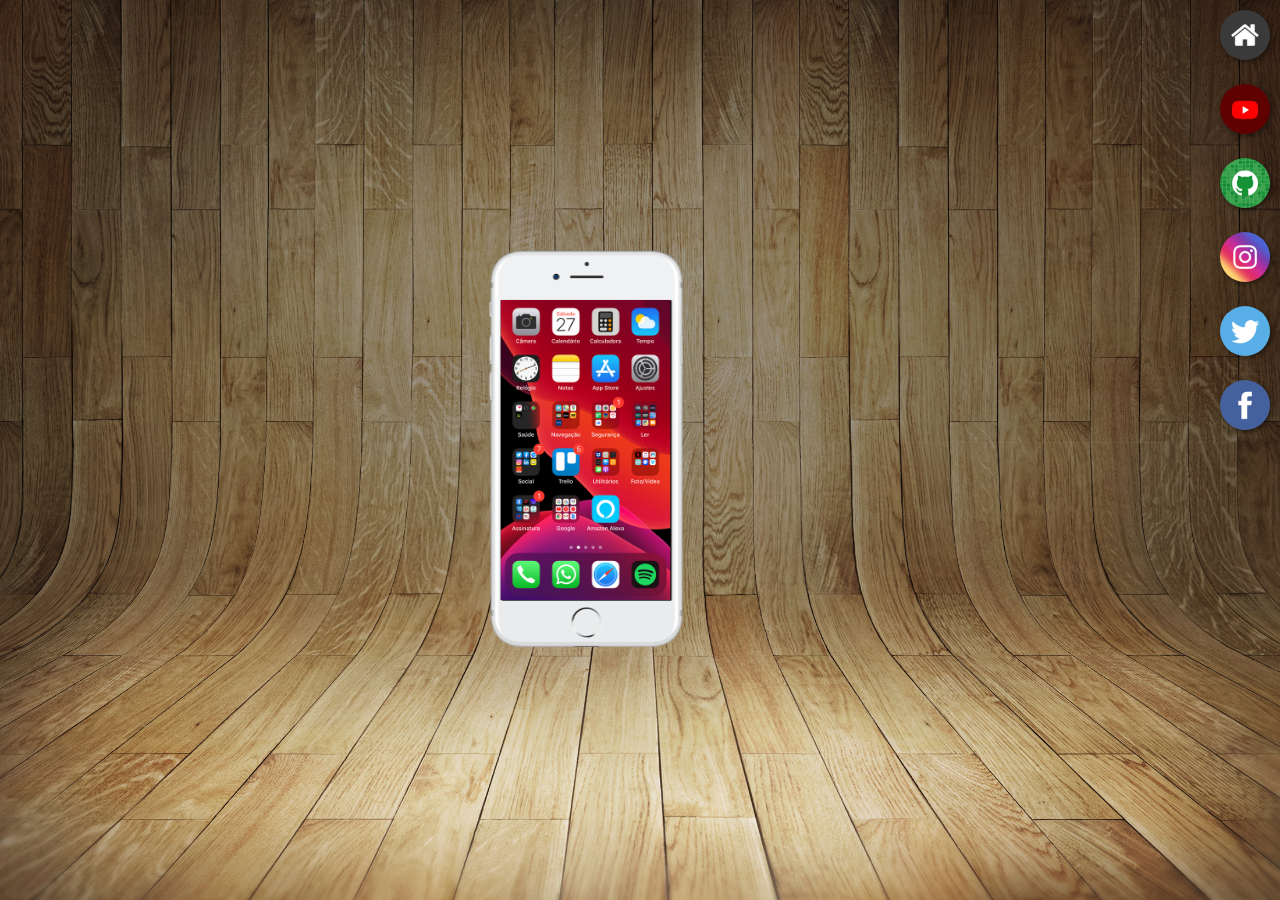
<file: index.html>
<!DOCTYPE html>
<html lang="pt-br">
<head>
    <meta charset="UTF-8">
    <meta name="viewport" content="width=device-width, initial-scale=1.0">
    <link rel="shortcut icon" href="favicon.ico" type="image/x-icon">
    <title>Projeto Redes Sociais</title>
    <link rel="stylesheet" href="eslitos/style.css">
</head>
<body>
    <main>
        <section id="telefone">
            <iframe src="home.html" name="tela" id="tela" frameborder="0"></iframe>
        </section>
        <section id="redes-sociais">
            <a href="home.html" target="tela"><img src="imagens/logo-home.jpg" alt=""></a> <br>
            <a href="youtube.html" target="tela"><img src="imagens/logo-youtube.jpg" alt=""></a> <br>
            <a href="github.html" target="tela"><img src="imagens/logo-github.jpg" alt=""></a> <br>
            <a href="#" target="tela"><img src="imagens/logo-instagram.jpg" alt=""></a> <br>
            <a href="#" target="tela"><img src="imagens/logo-twitter.jpg" alt=""></a> <br>
            <a href="#" target="tela"><img src="imagens/logo-facebook.jpg" alt=""></a>
        </section>
    </main>
</body>
</html>
</file>
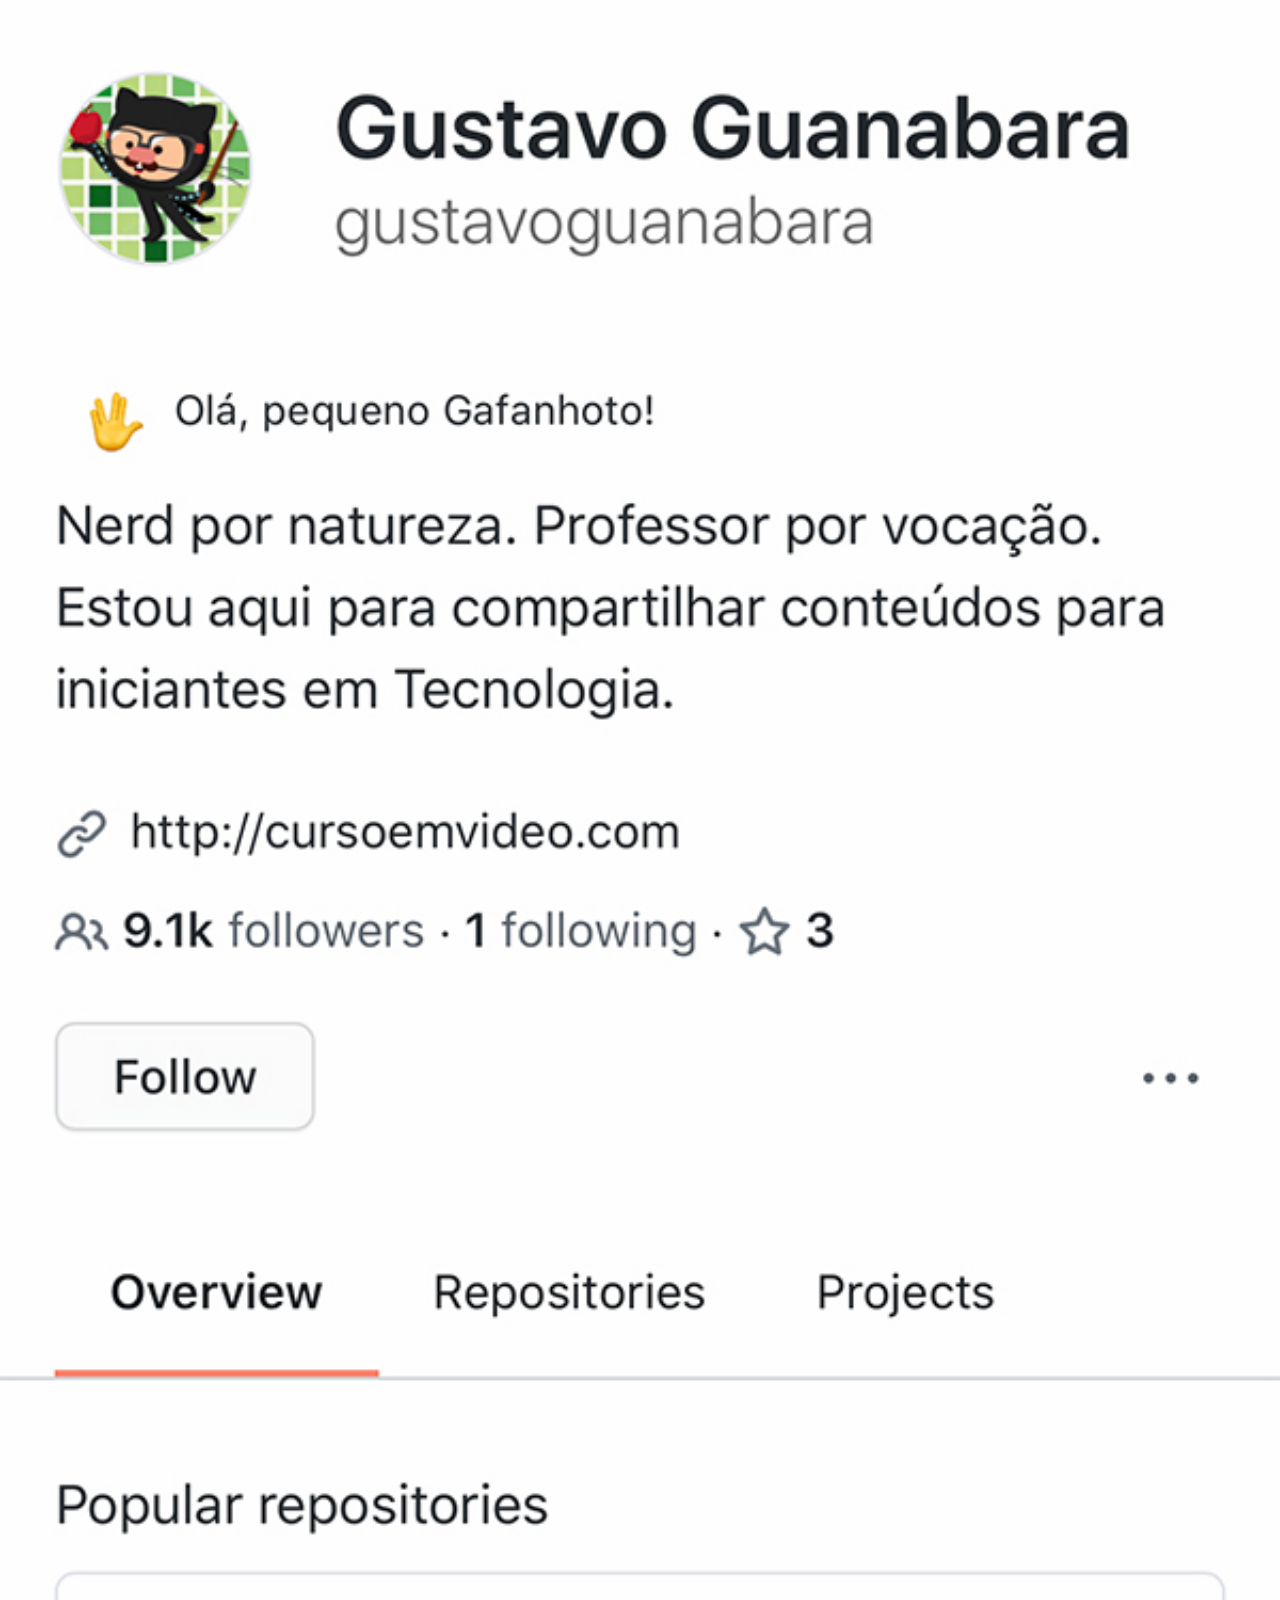
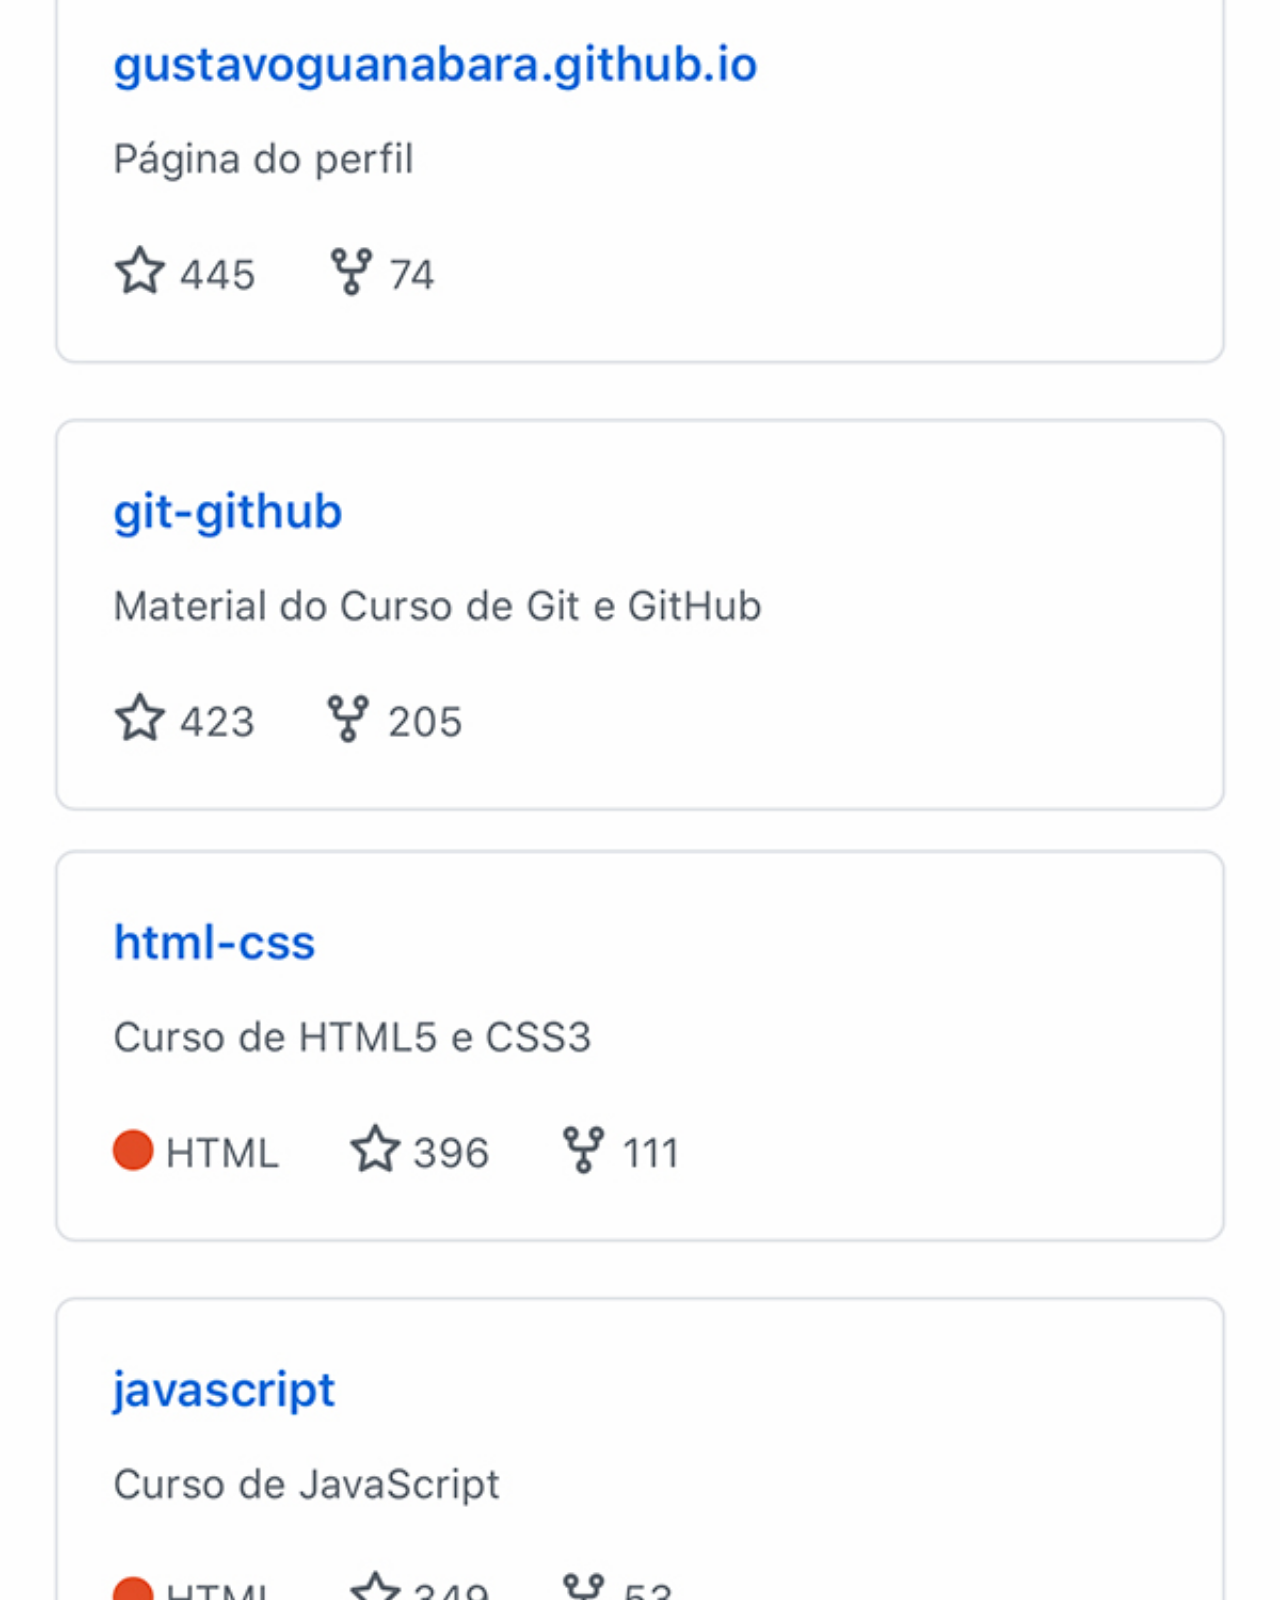
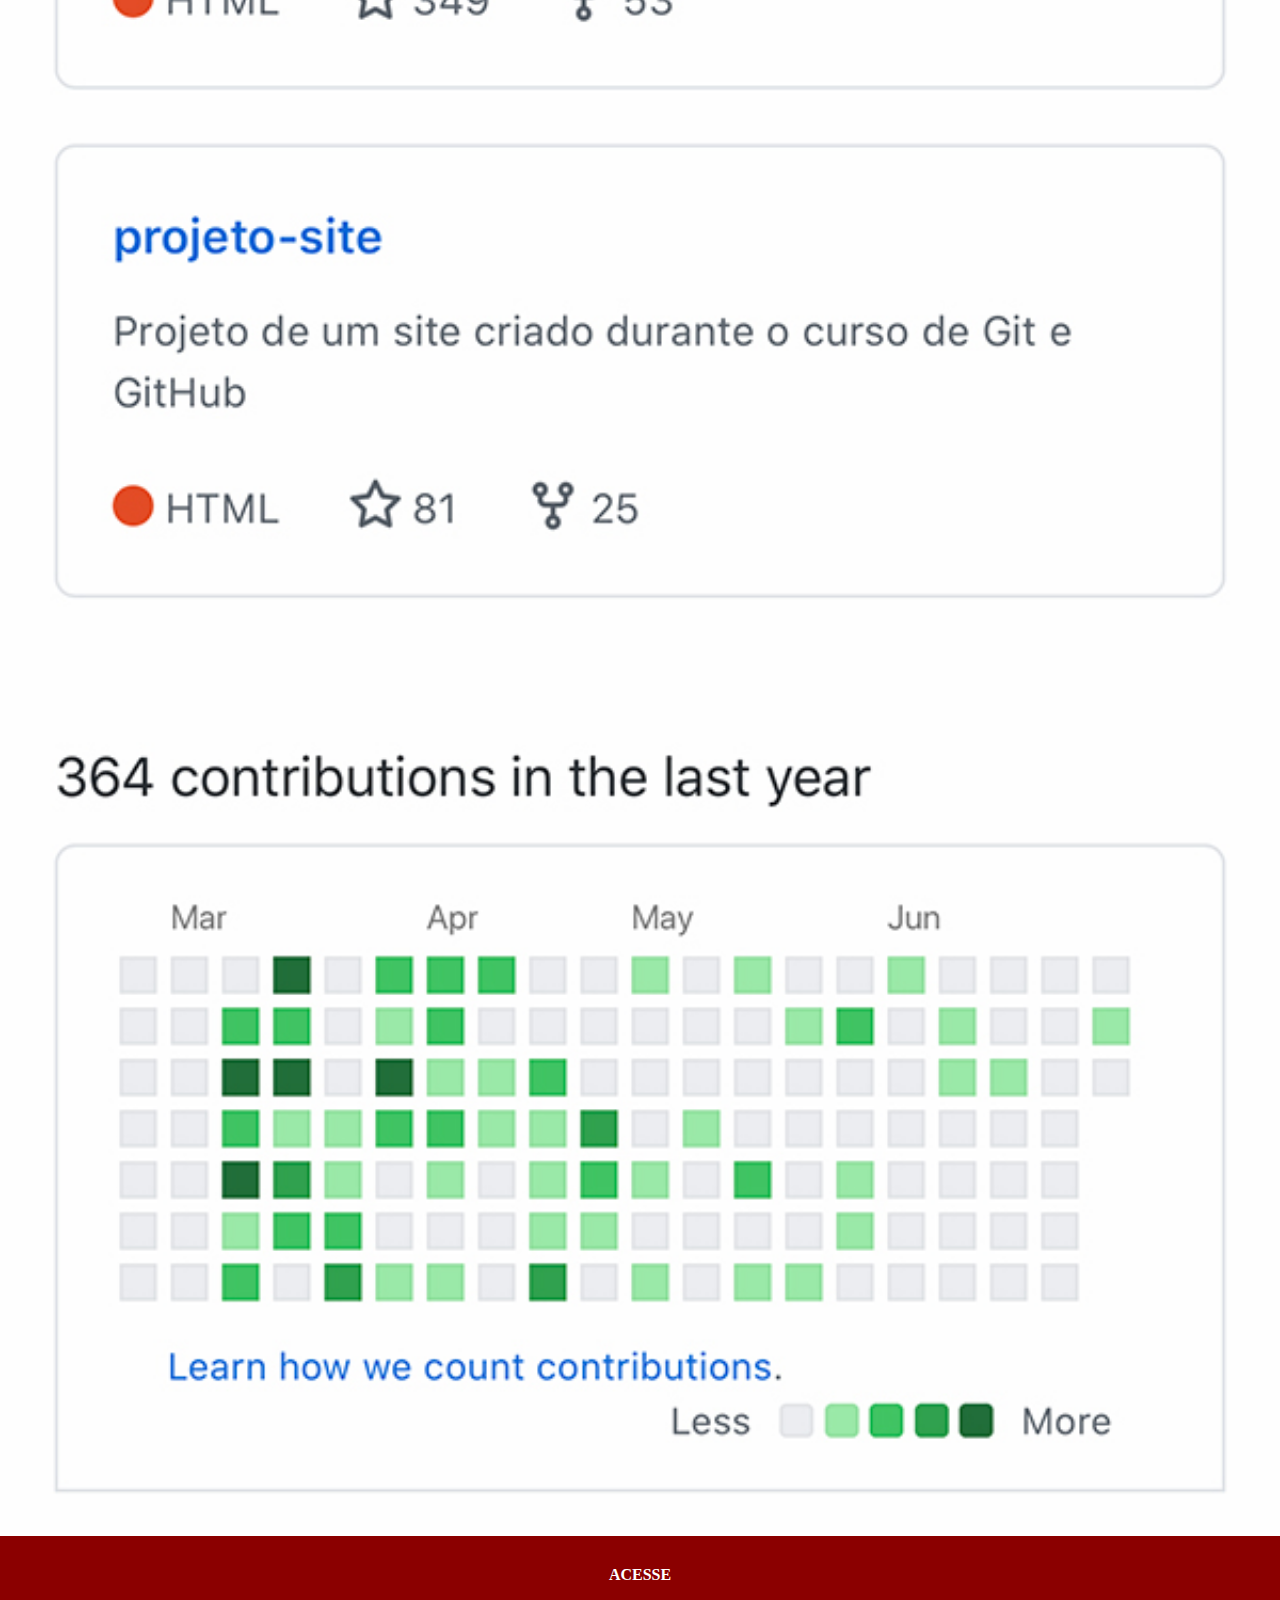
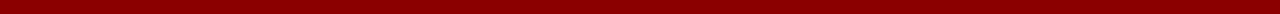
<file: github.html>
<!DOCTYPE html>
<html lang="pt-br">
<head>
    <meta charset="UTF-8">
    <meta name="viewport" content="width=device-width, initial-scale=1.0">
    <title>Github</title>
    <link rel="stylesheet" href="eslitos/social.css">
</head>
<body>
    <img src="imagens/tela-github.jpg" alt="Github">
    <a href="https://github.com/jvictor32434" target="_blank">ACESSE</a>
</body>
</html>
</file>
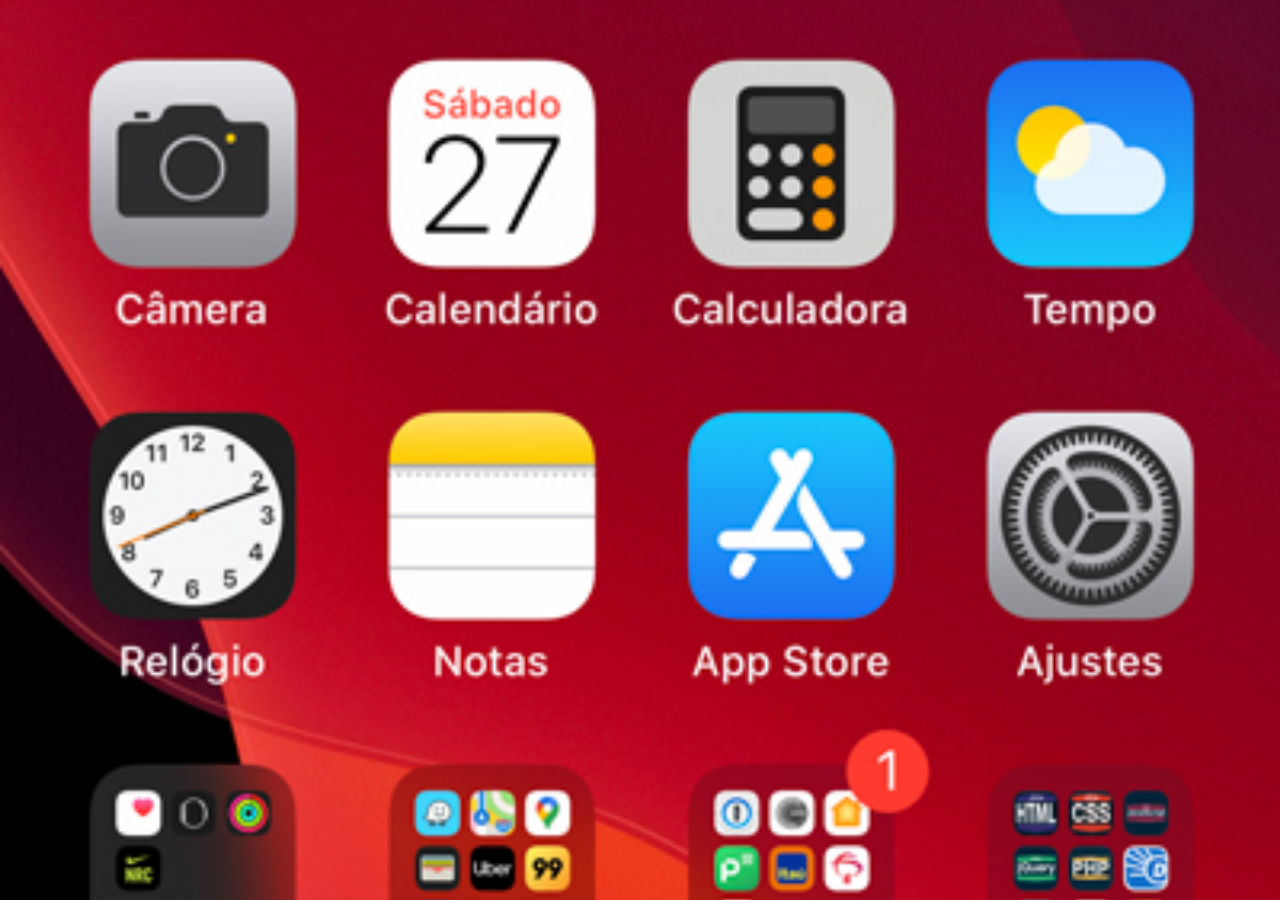
<file: home.html>
<!DOCTYPE html>
<html lang="pt-br">
<head>
    <meta charset="UTF-8">
    <meta name="viewport" content="width=device-width, initial-scale=1.0">
    <title>Home</title>
    <style>
        * {
            margin: 0px;
            padding: 0px;
        }

        body {
            width: 100vw;
            height: 100vh;
            background: black url('imagens/tela-home.jpg') no-repeat top center;
            background-size: cover;
        }

    </style>
</head>
<body>
    
</body>
</html>
</file>
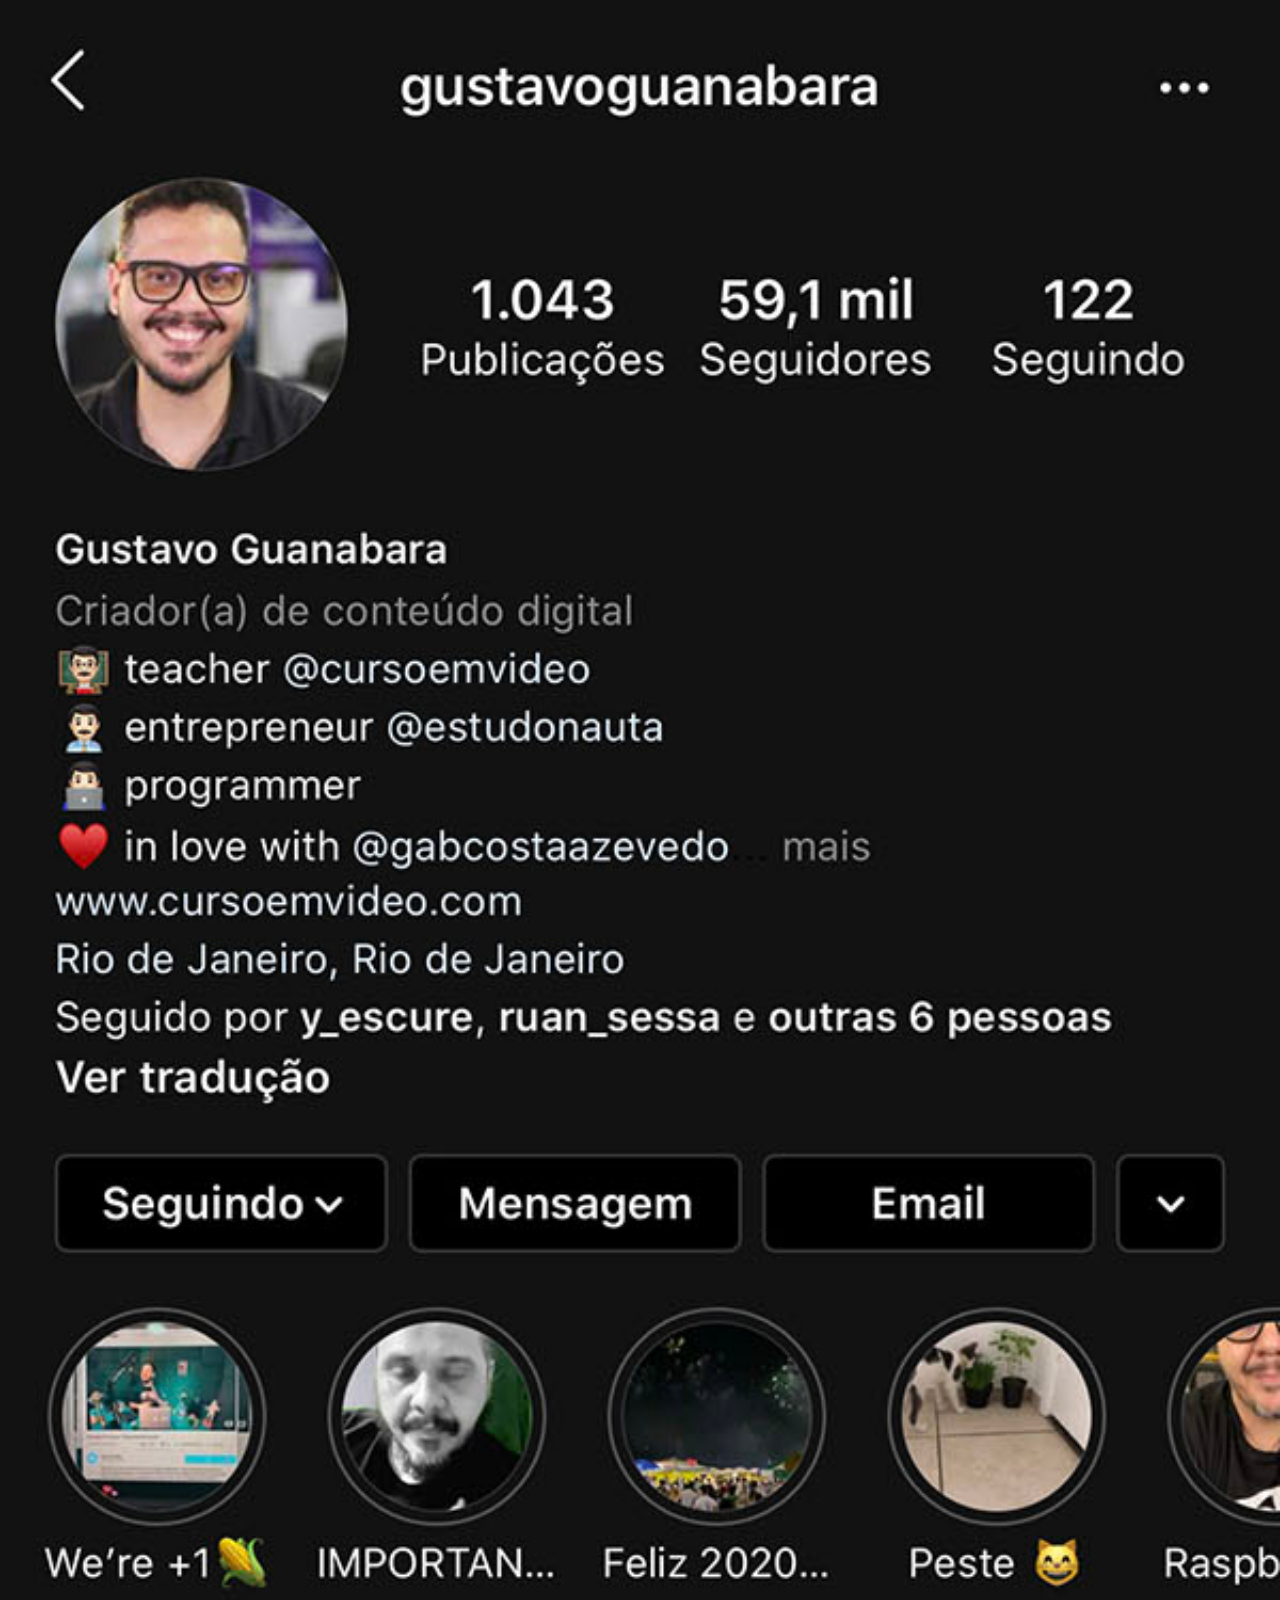
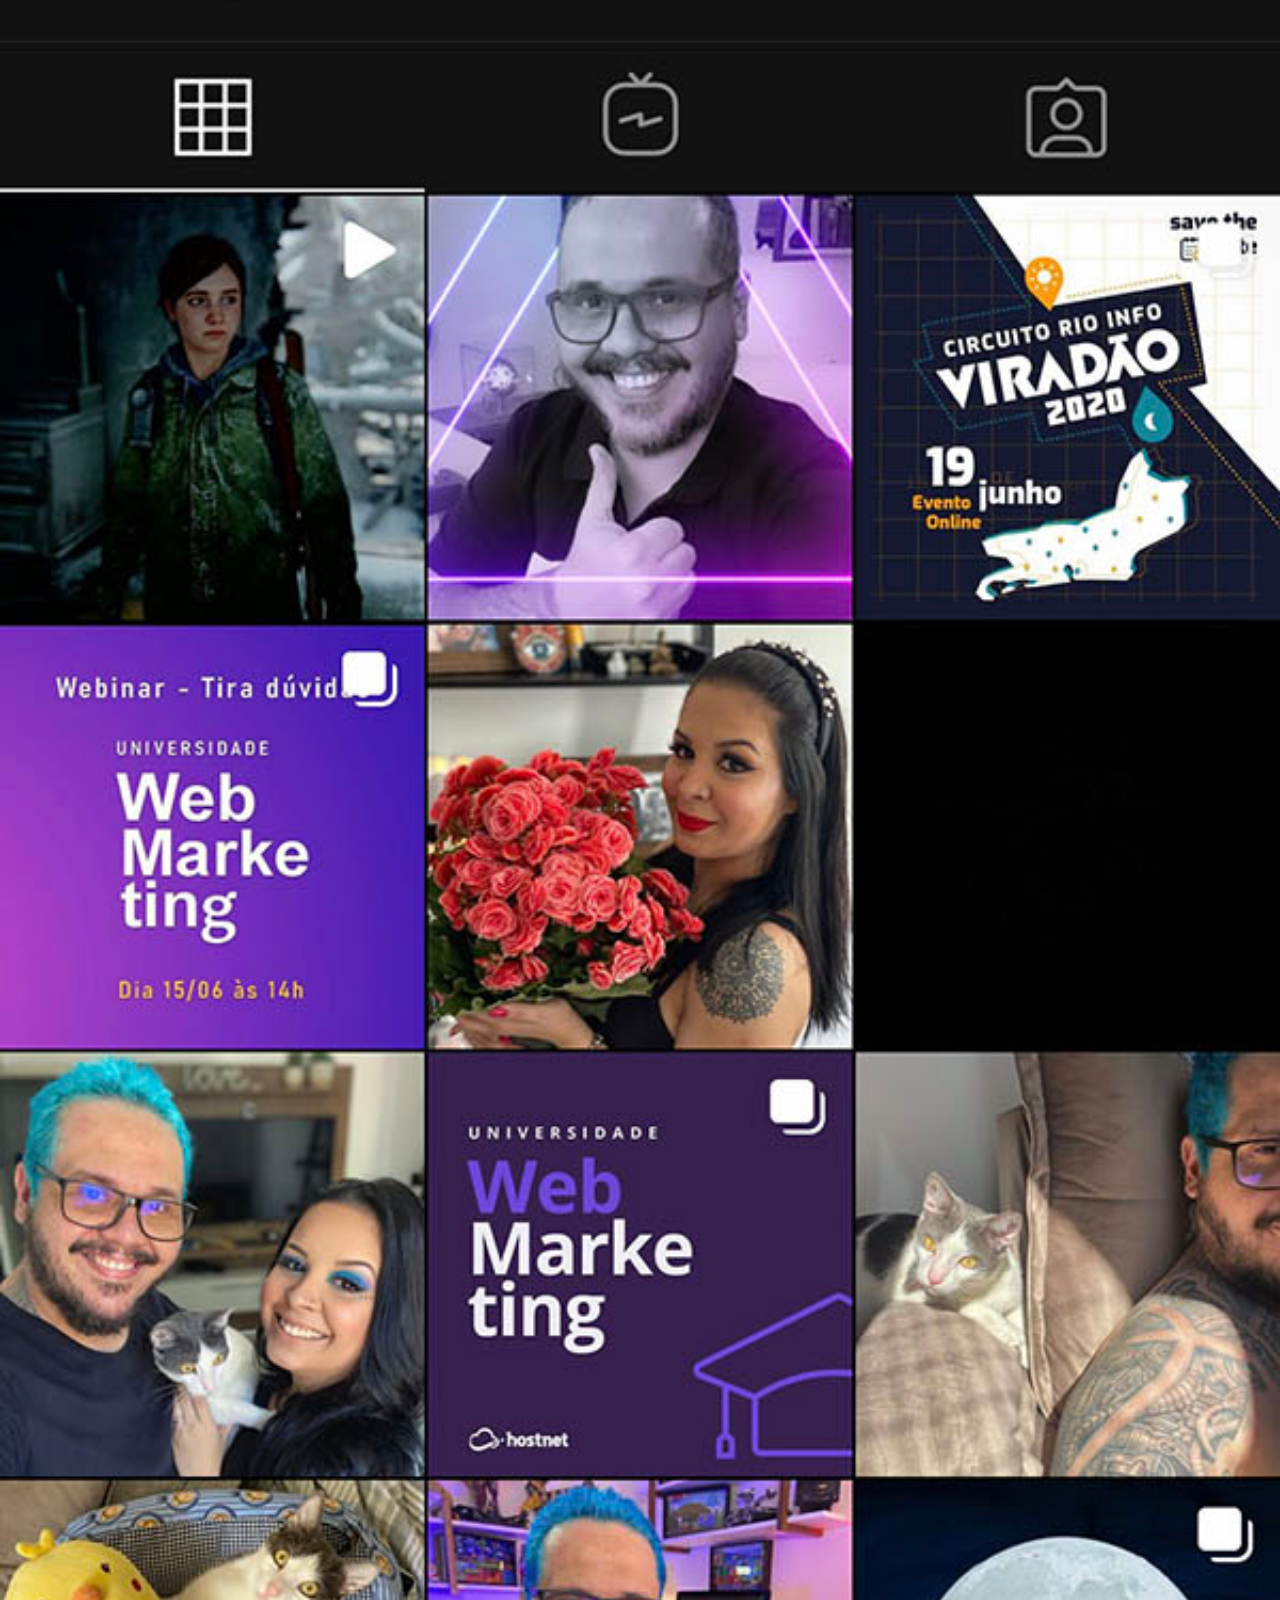
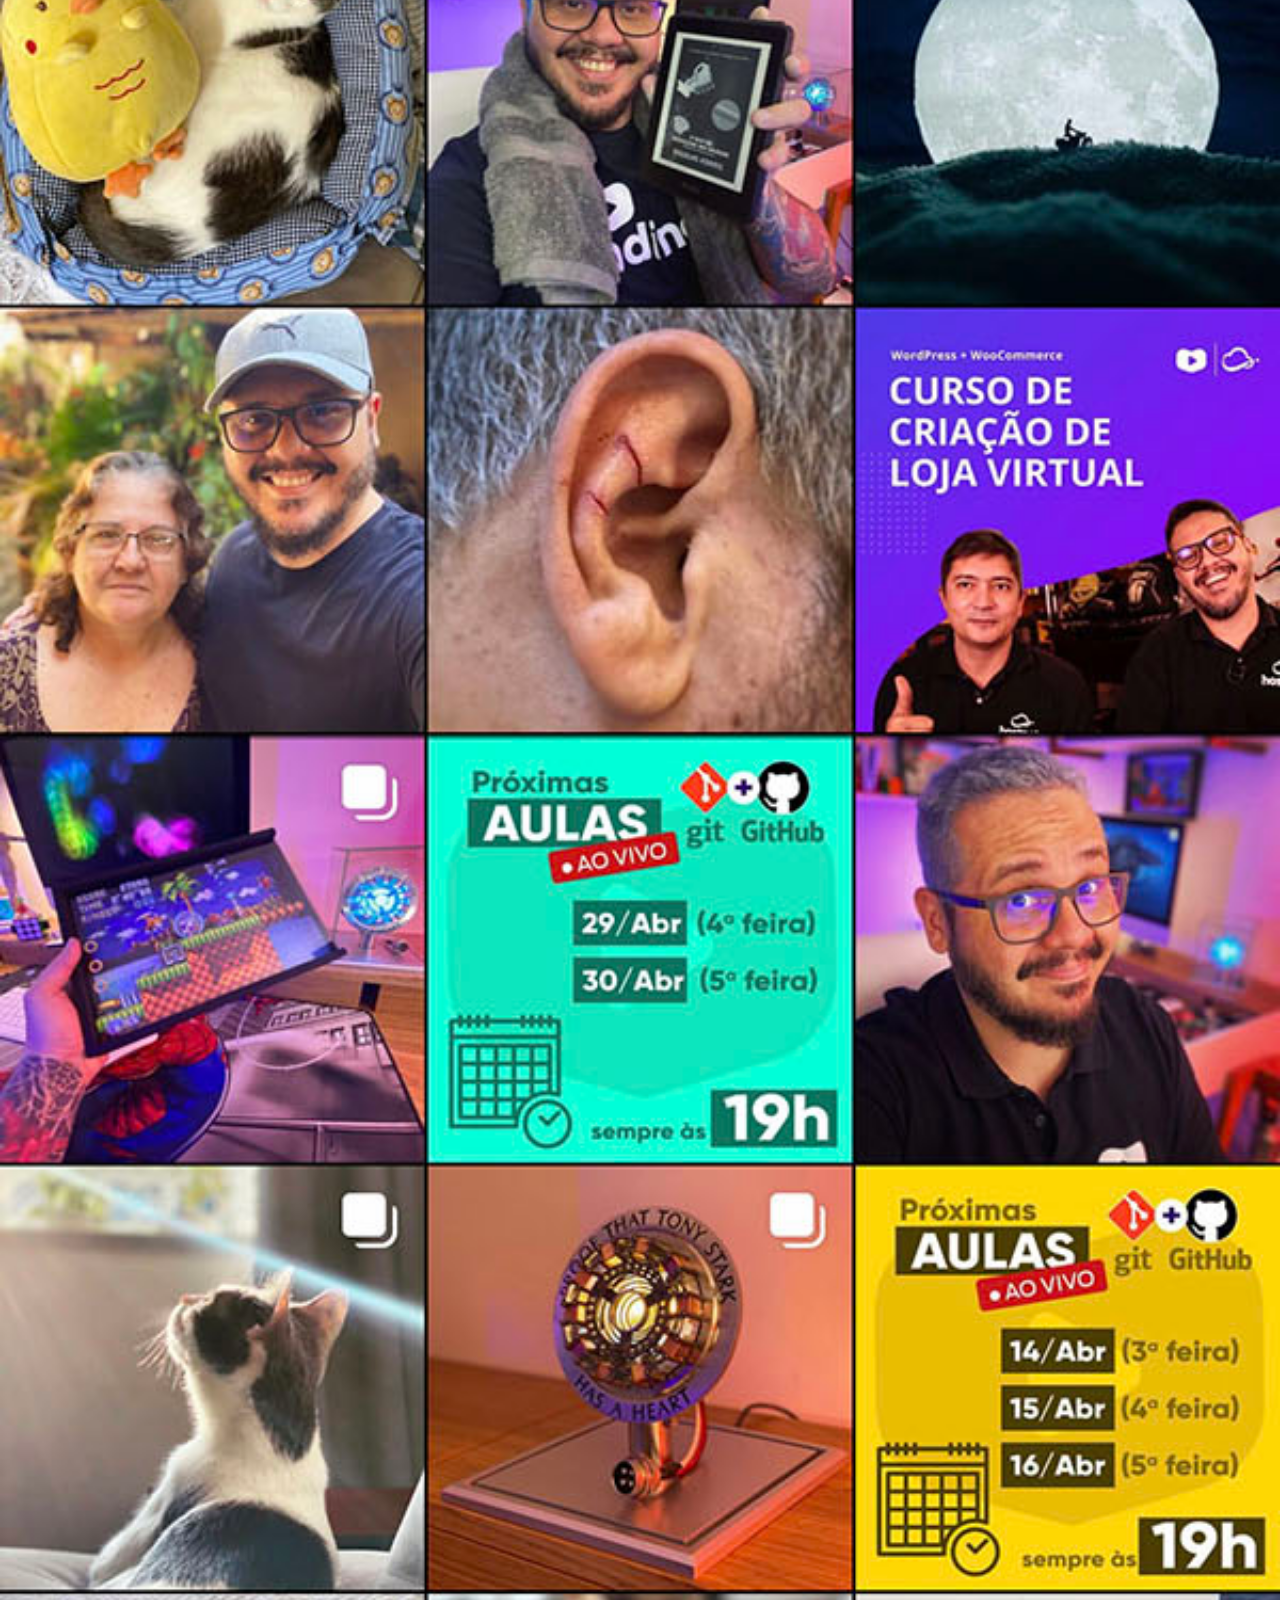
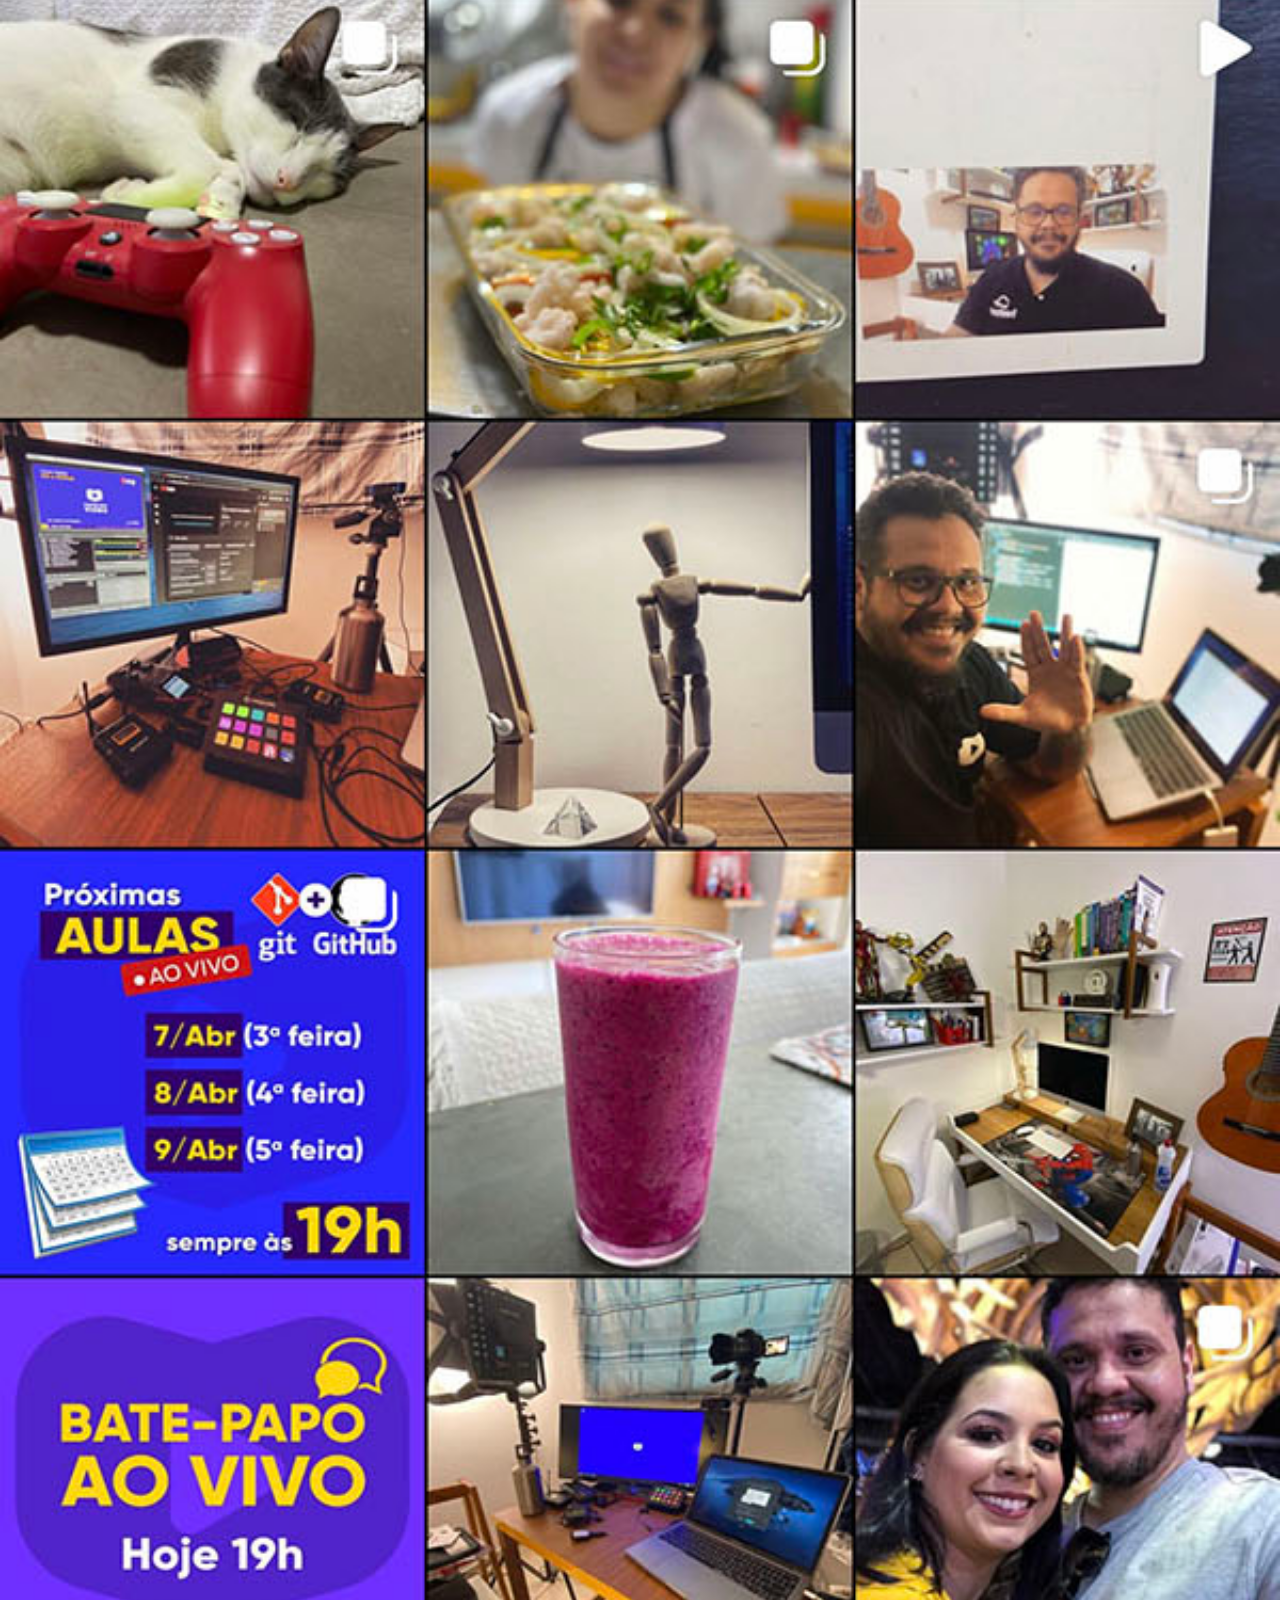
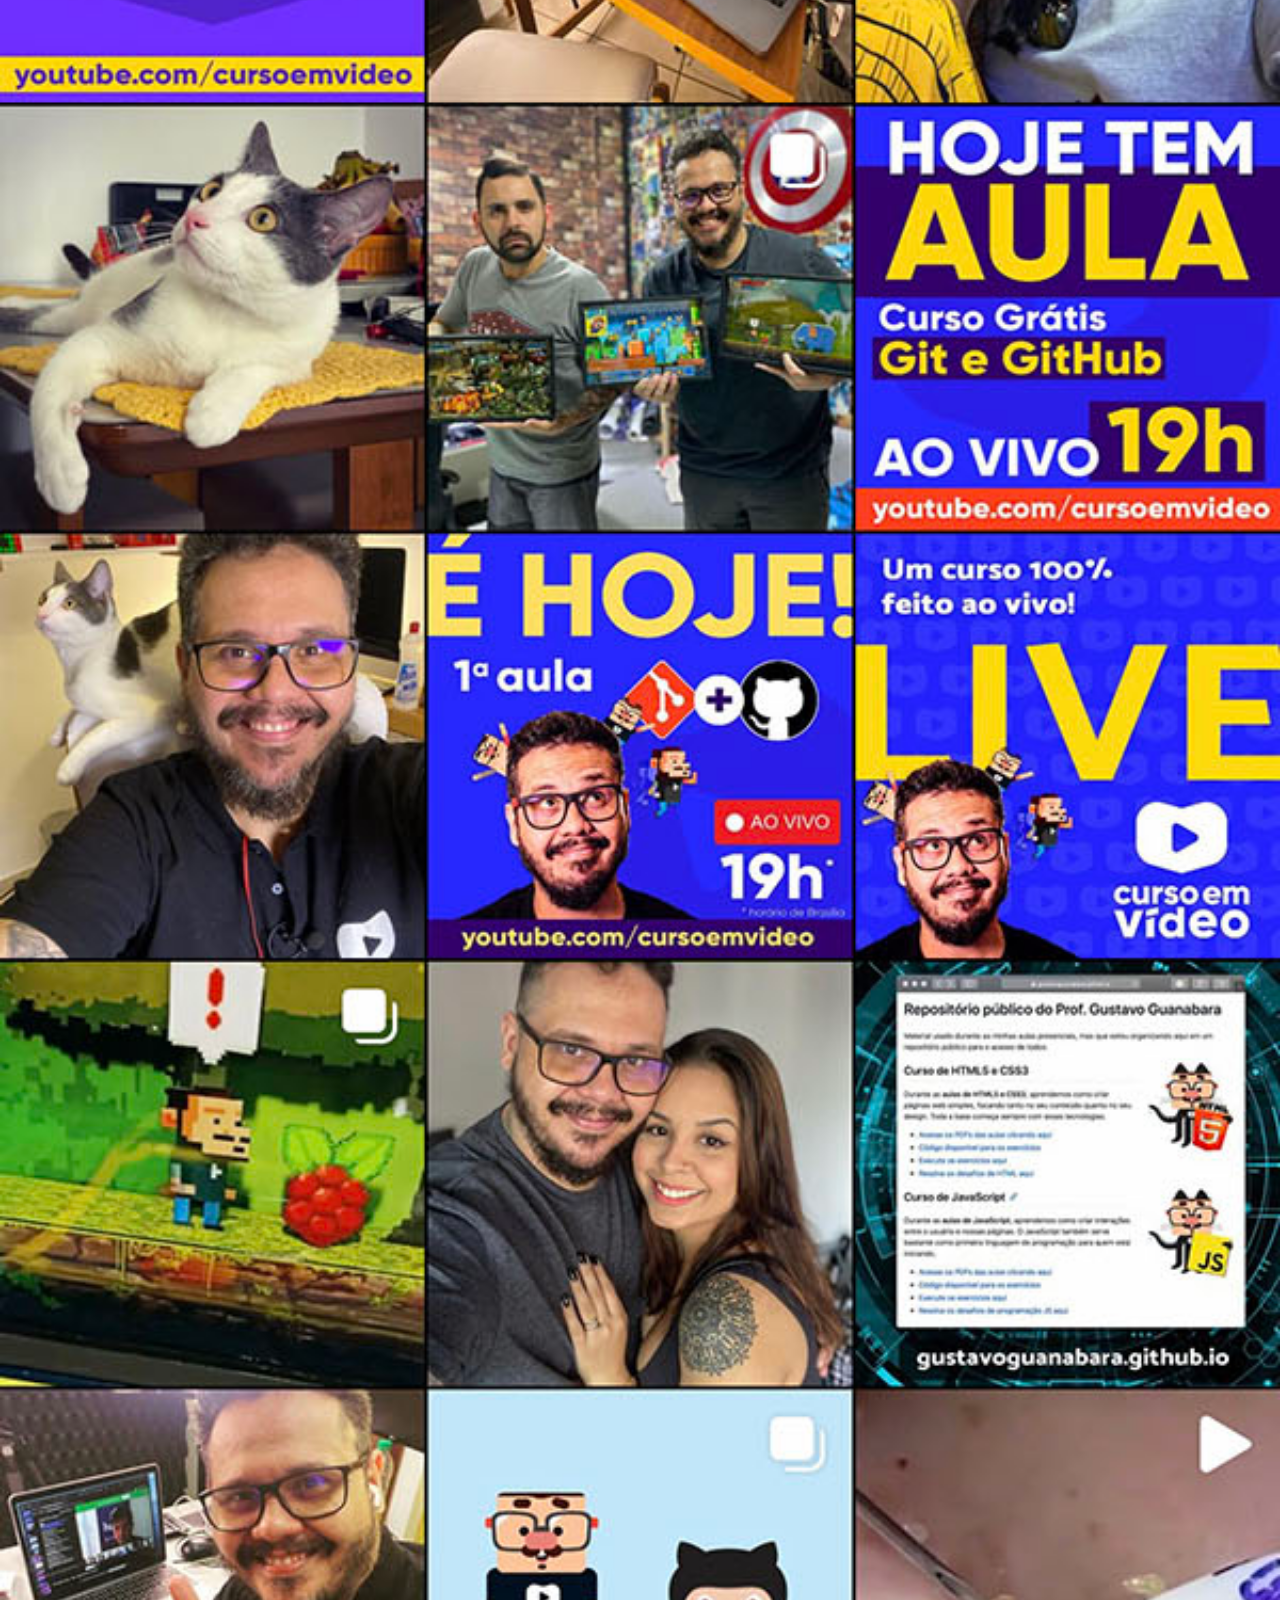
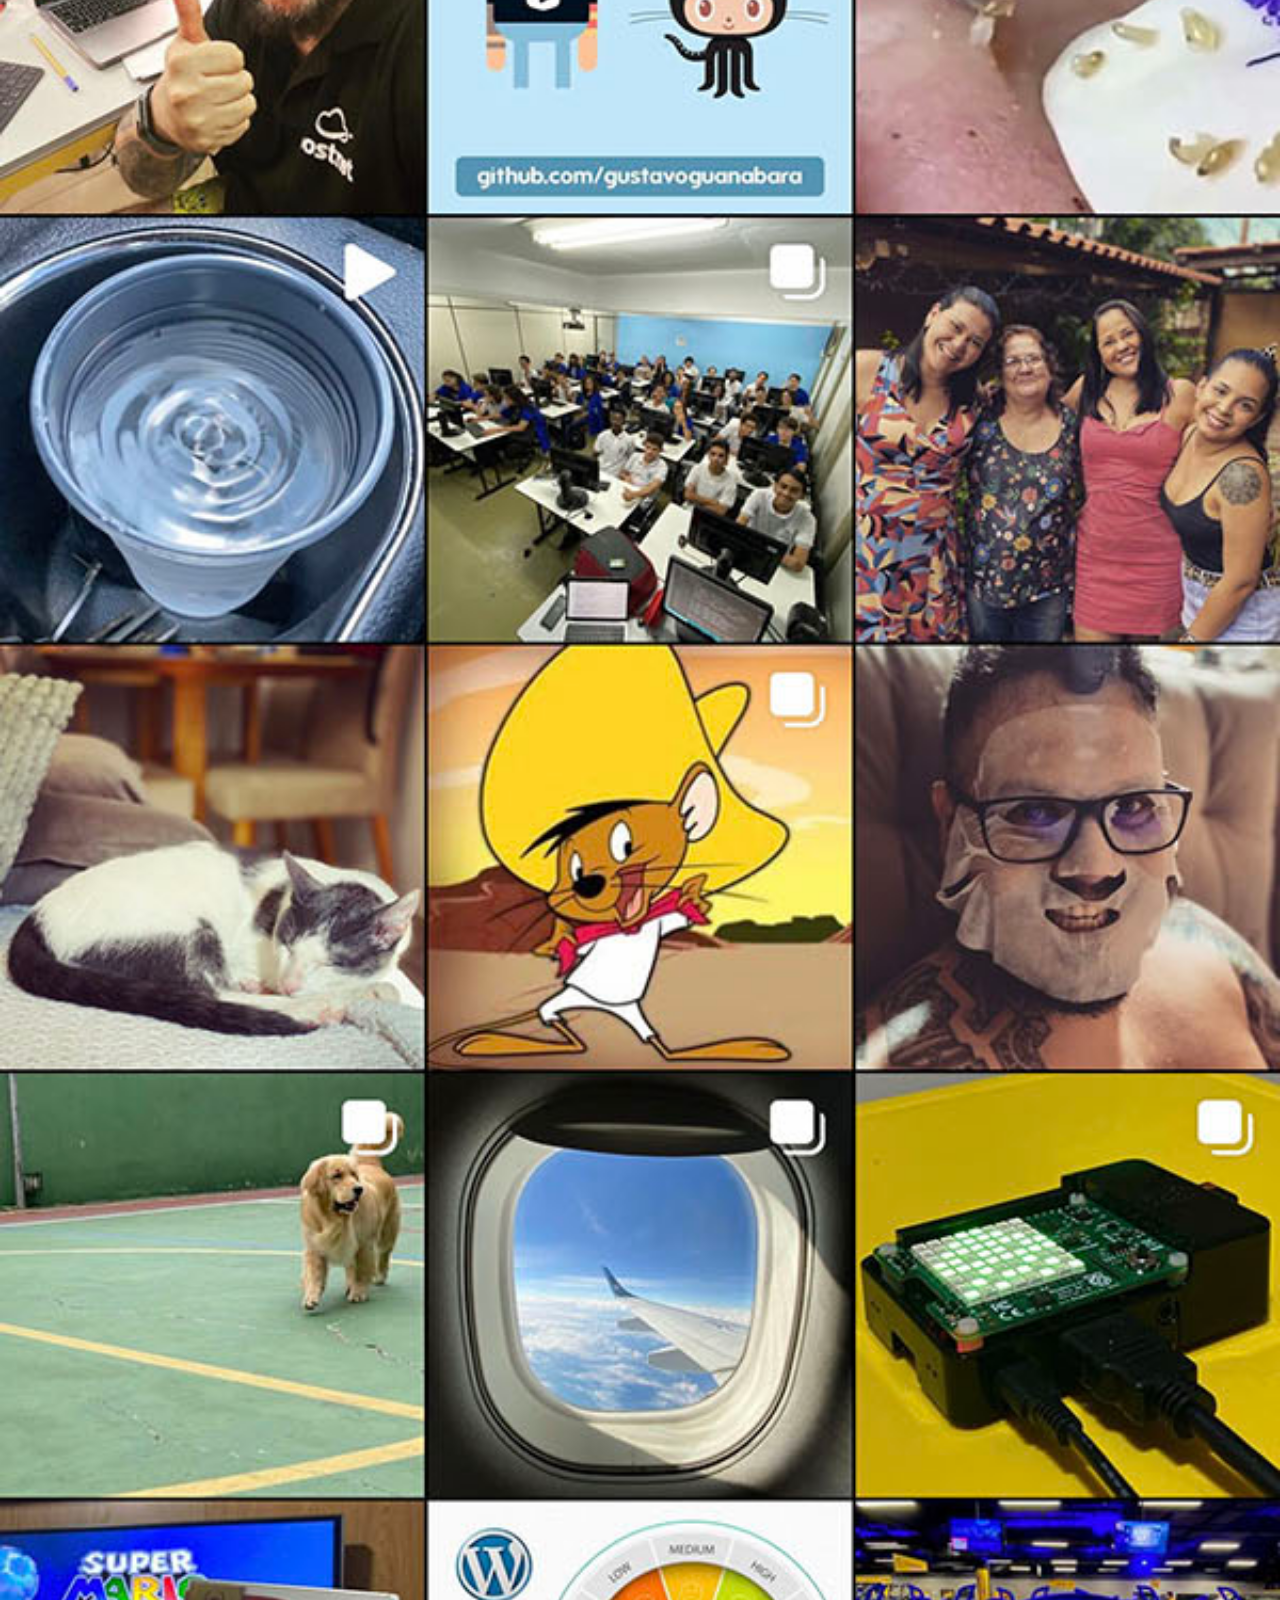
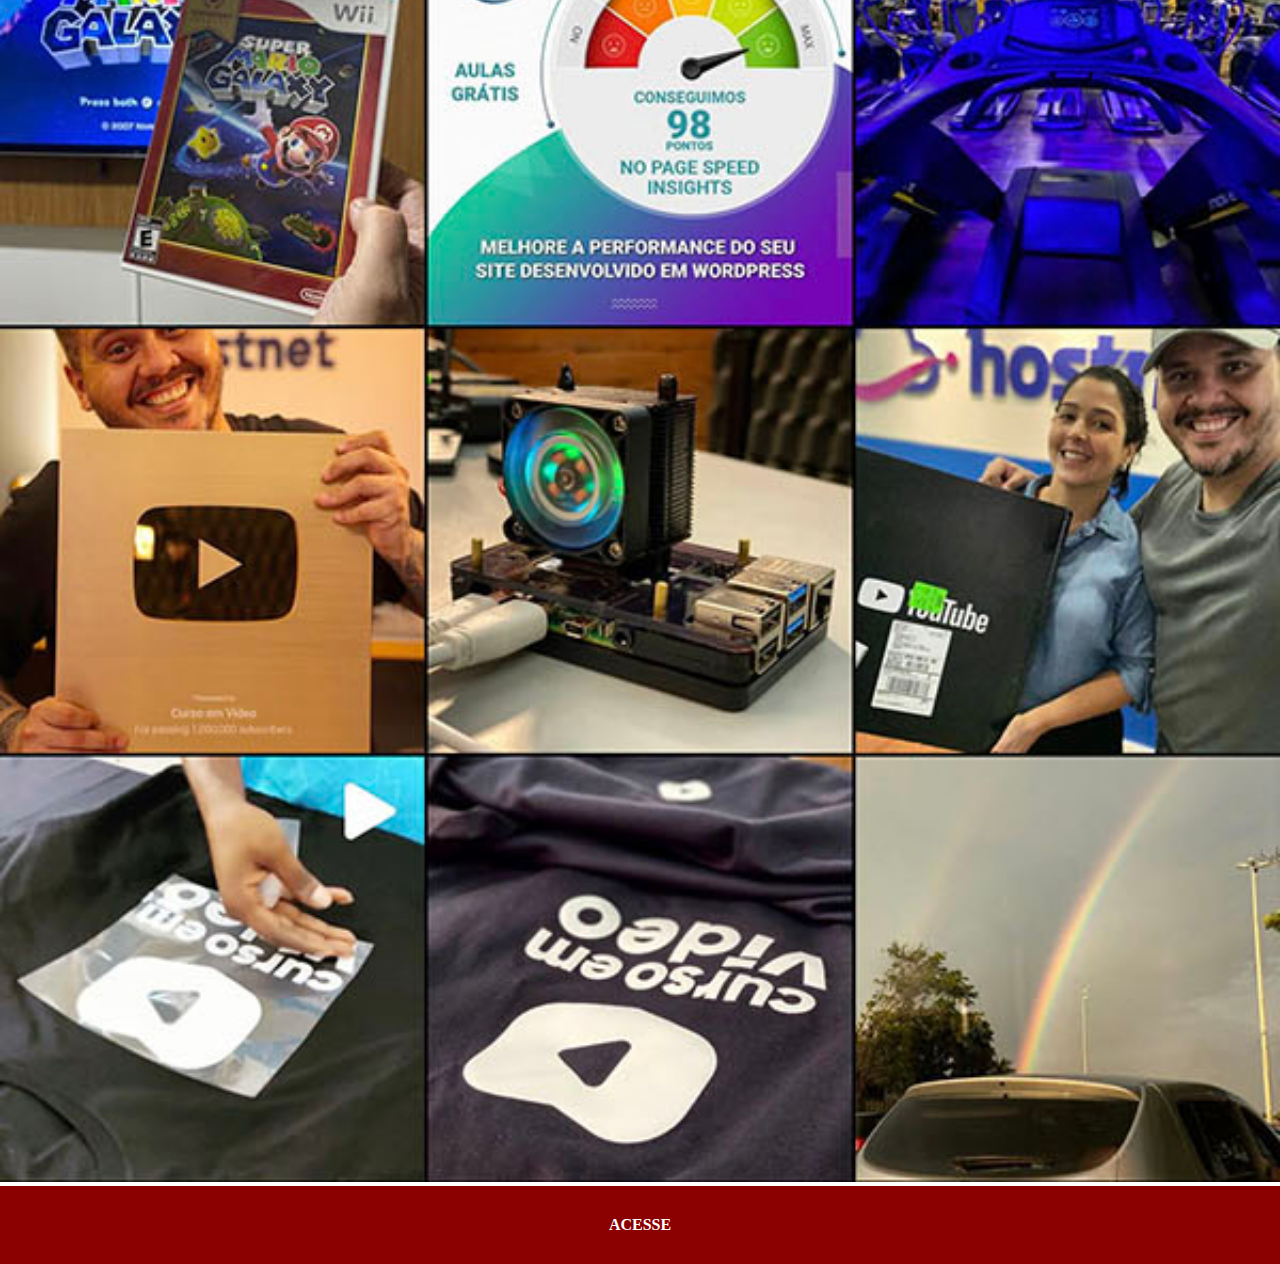
<file: instagram.html>
<!DOCTYPE html>
<html lang="pt-br">
<head>
    <meta charset="UTF-8">
    <meta name="viewport" content="width=device-width, initial-scale=1.0">
    <title>Instagram</title>
    <link rel="stylesheet" href="eslitos/social.css">
</head>
<body>
    <img src="imagens/tela-instagram.jpg" alt="Instagram">
    <a href="https://www.instagram.com/gustavoguanabara/" target="_blank">ACESSE</a>
</body>
</html>
</file>
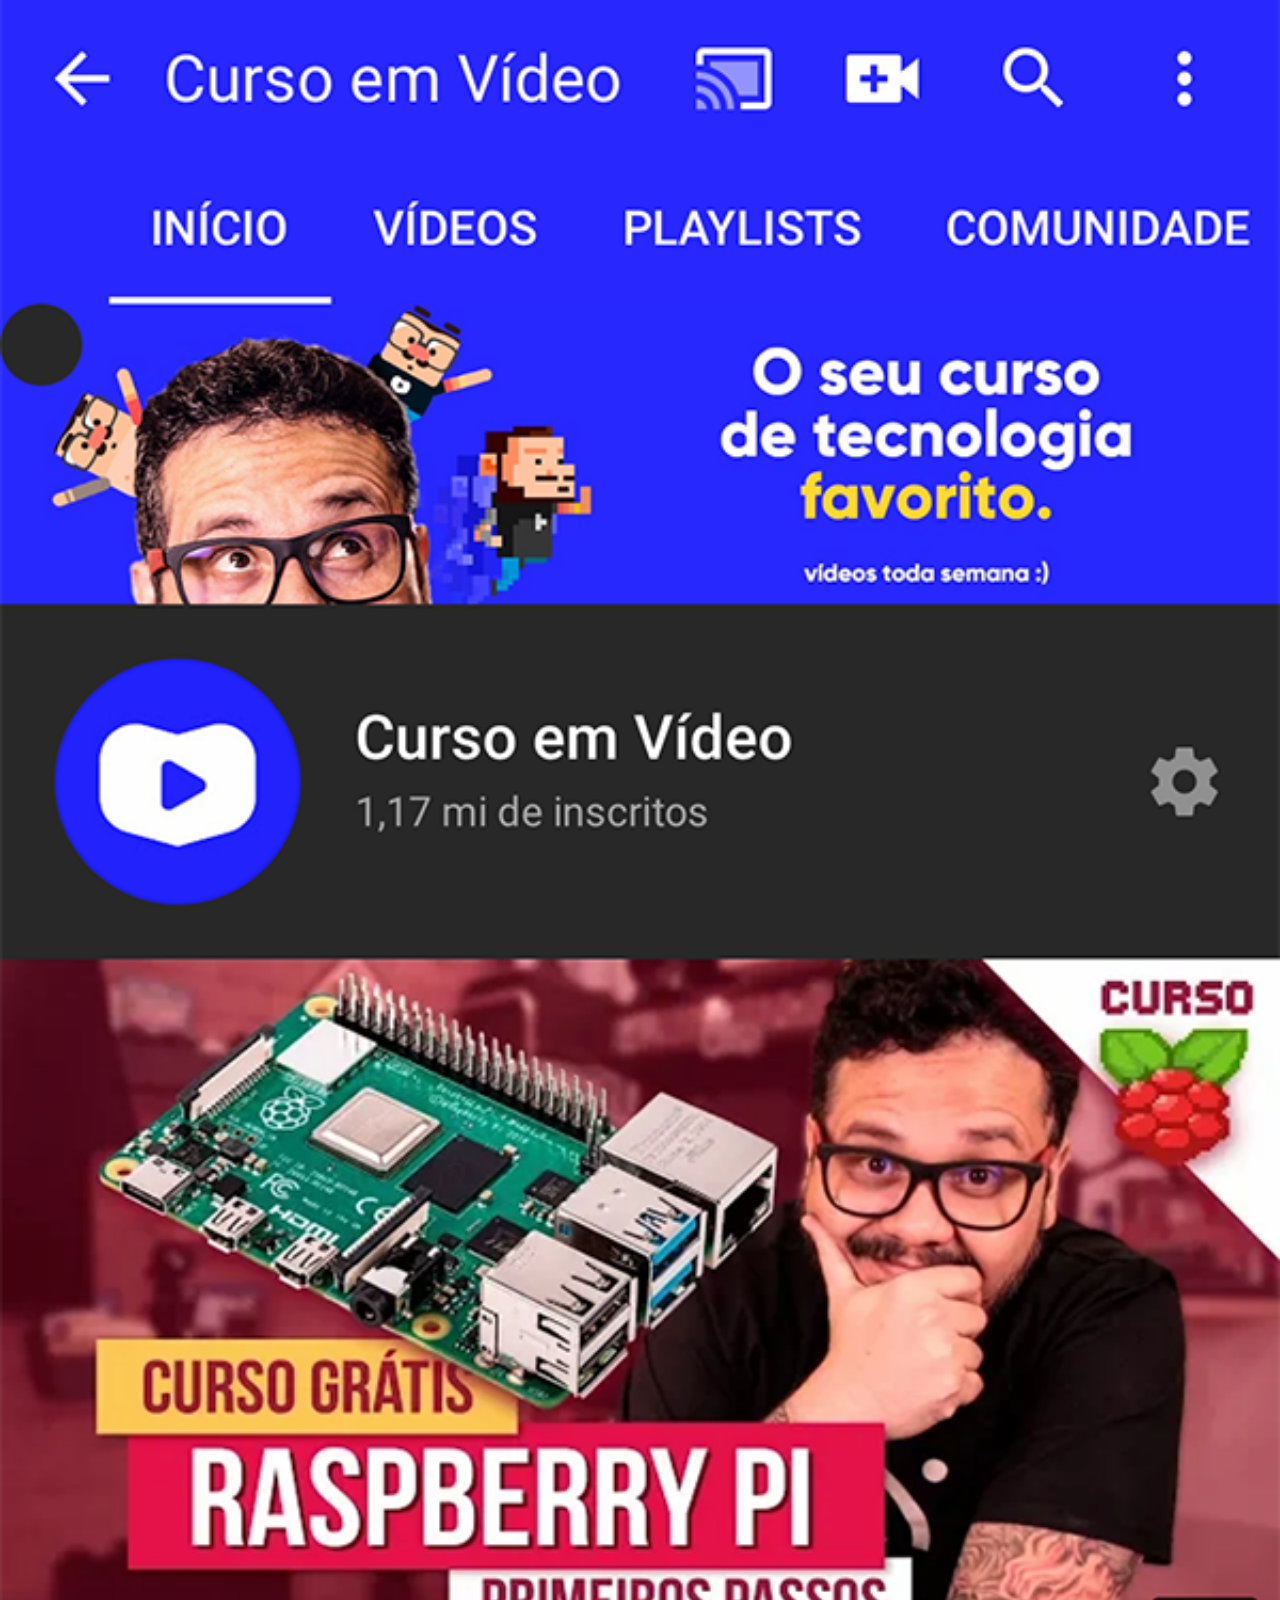
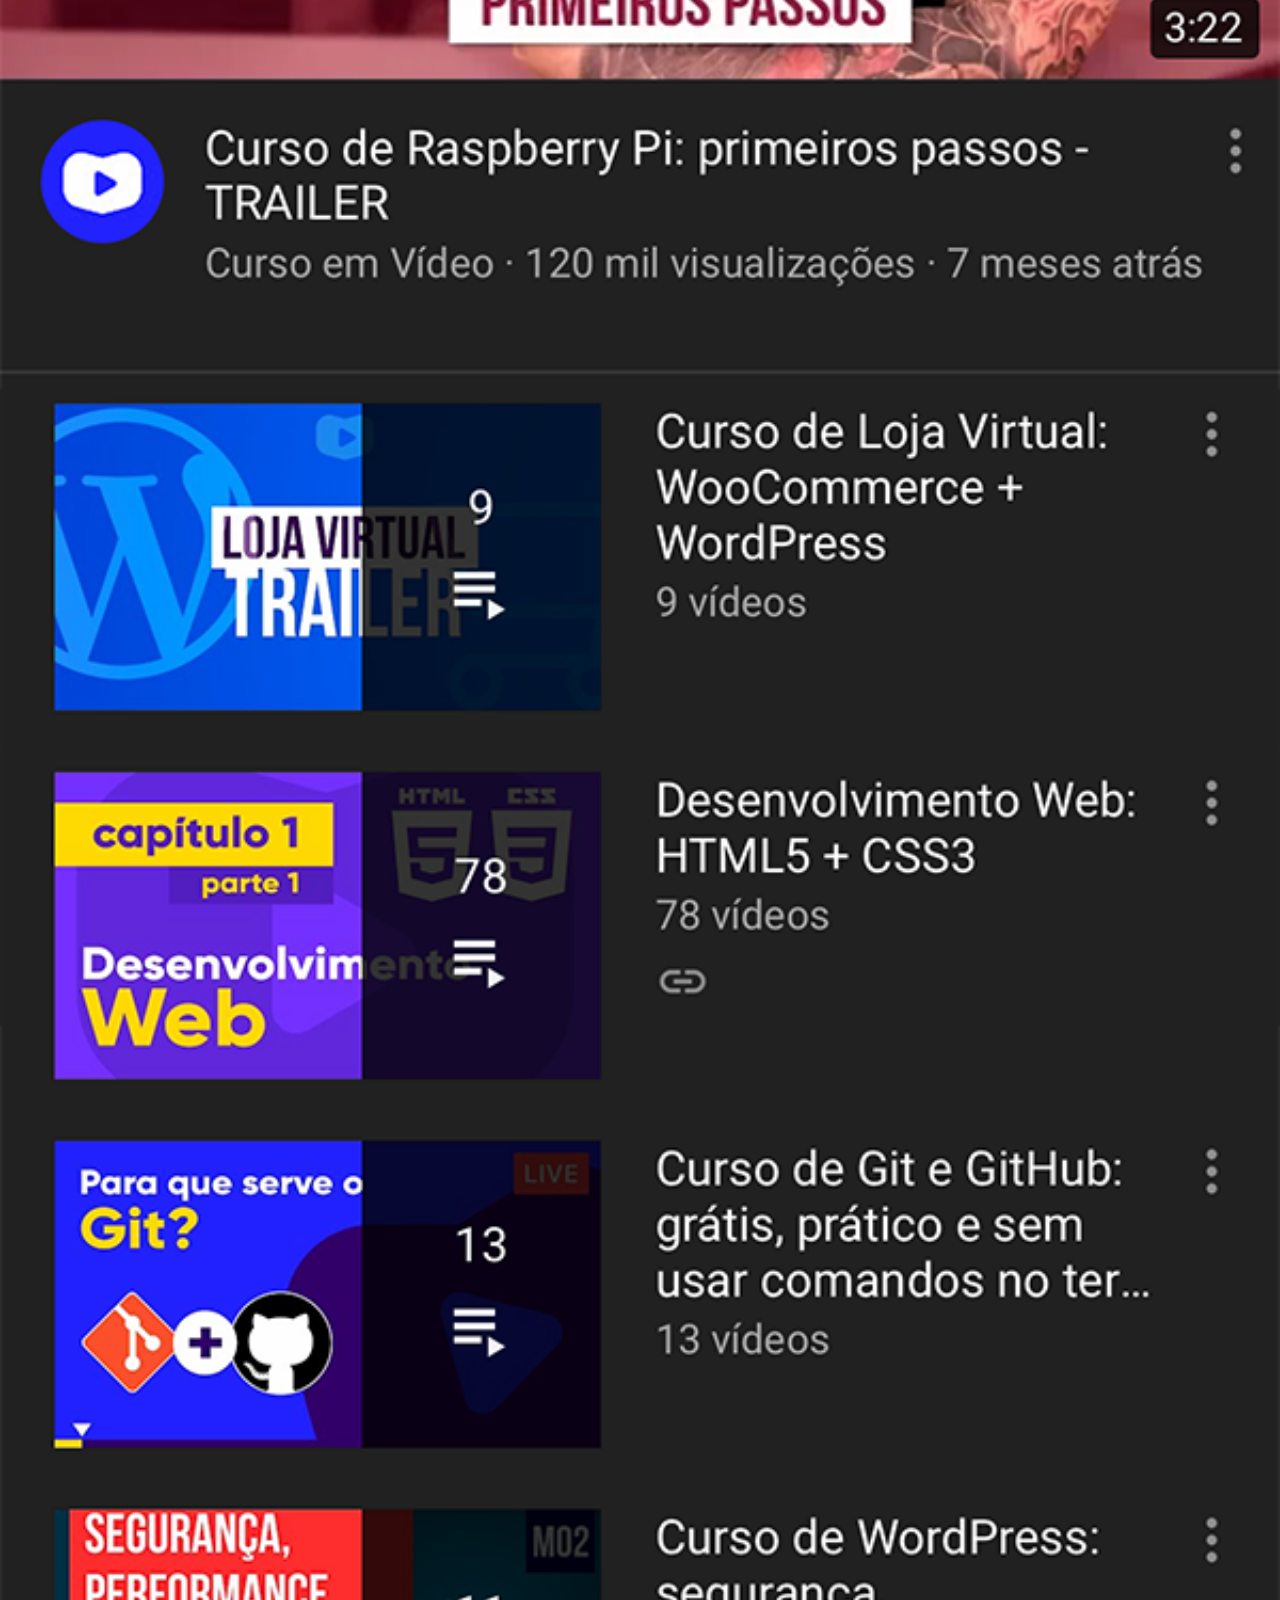
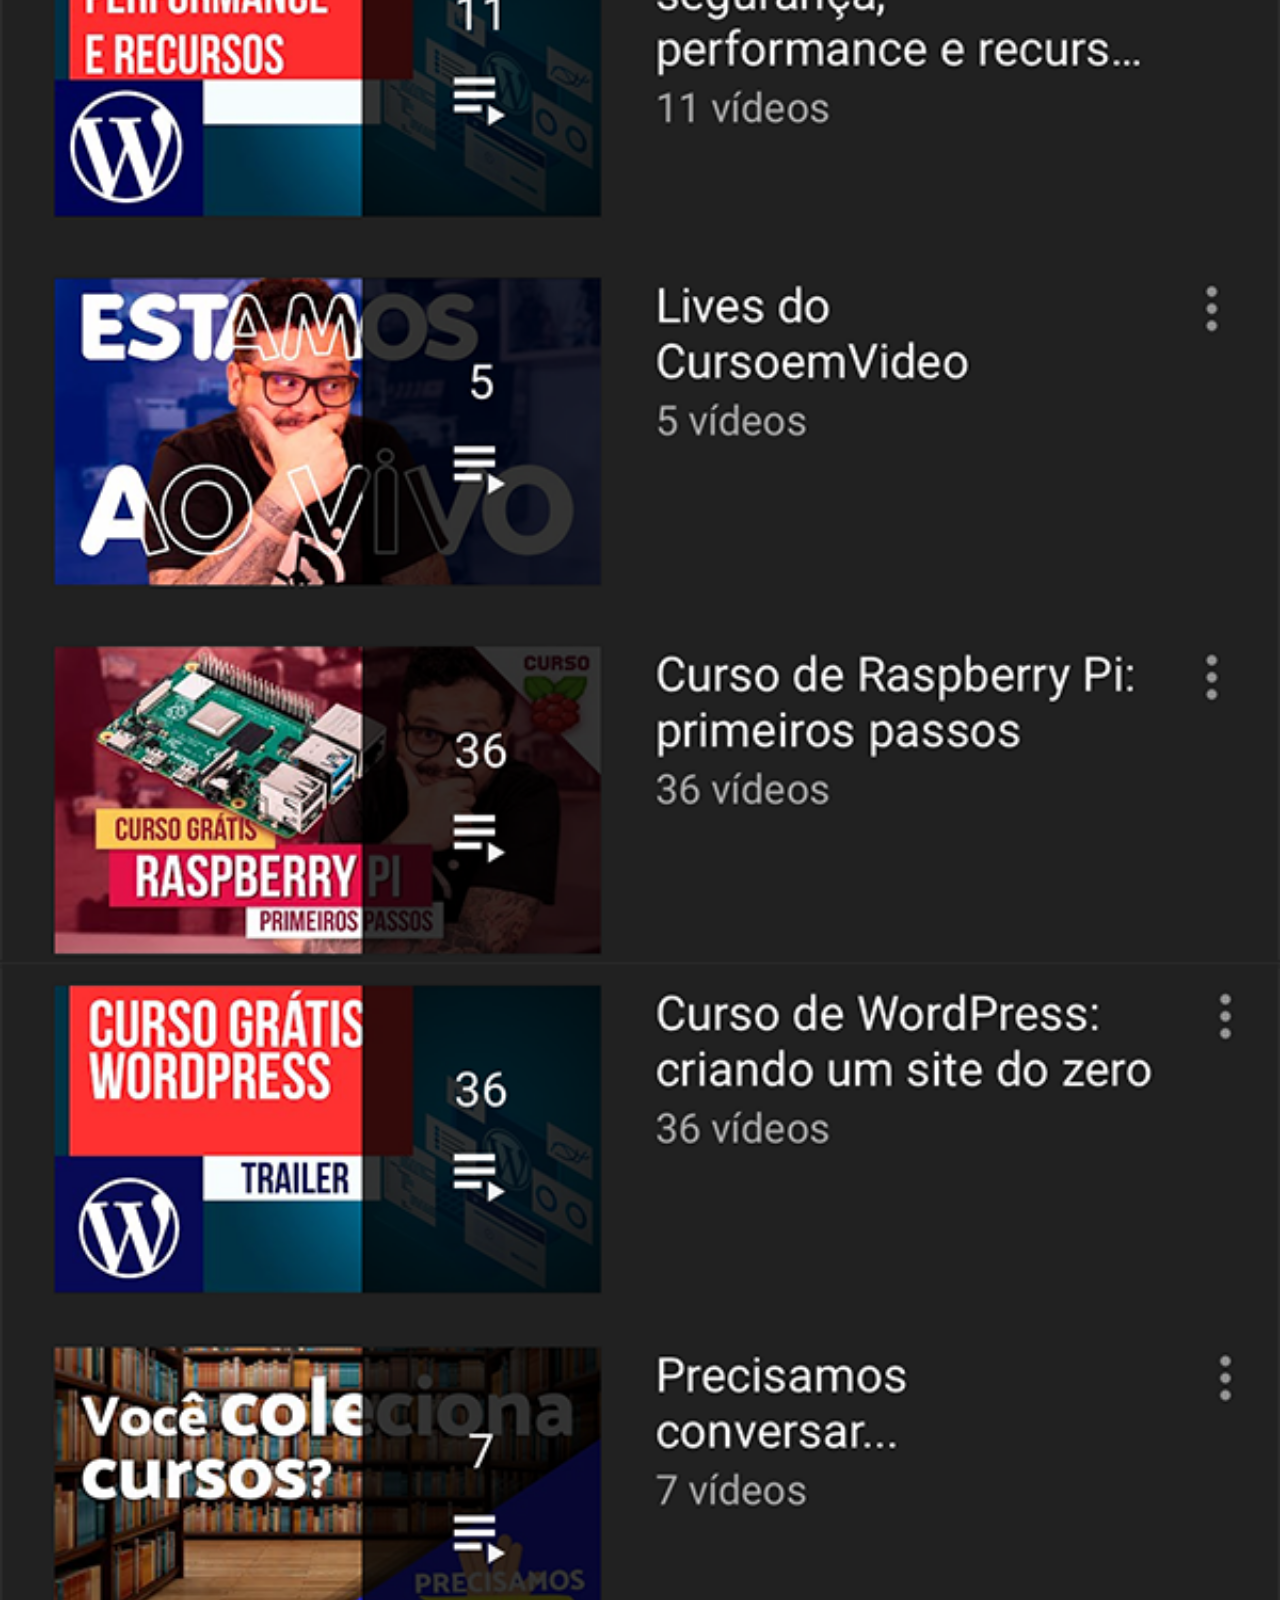
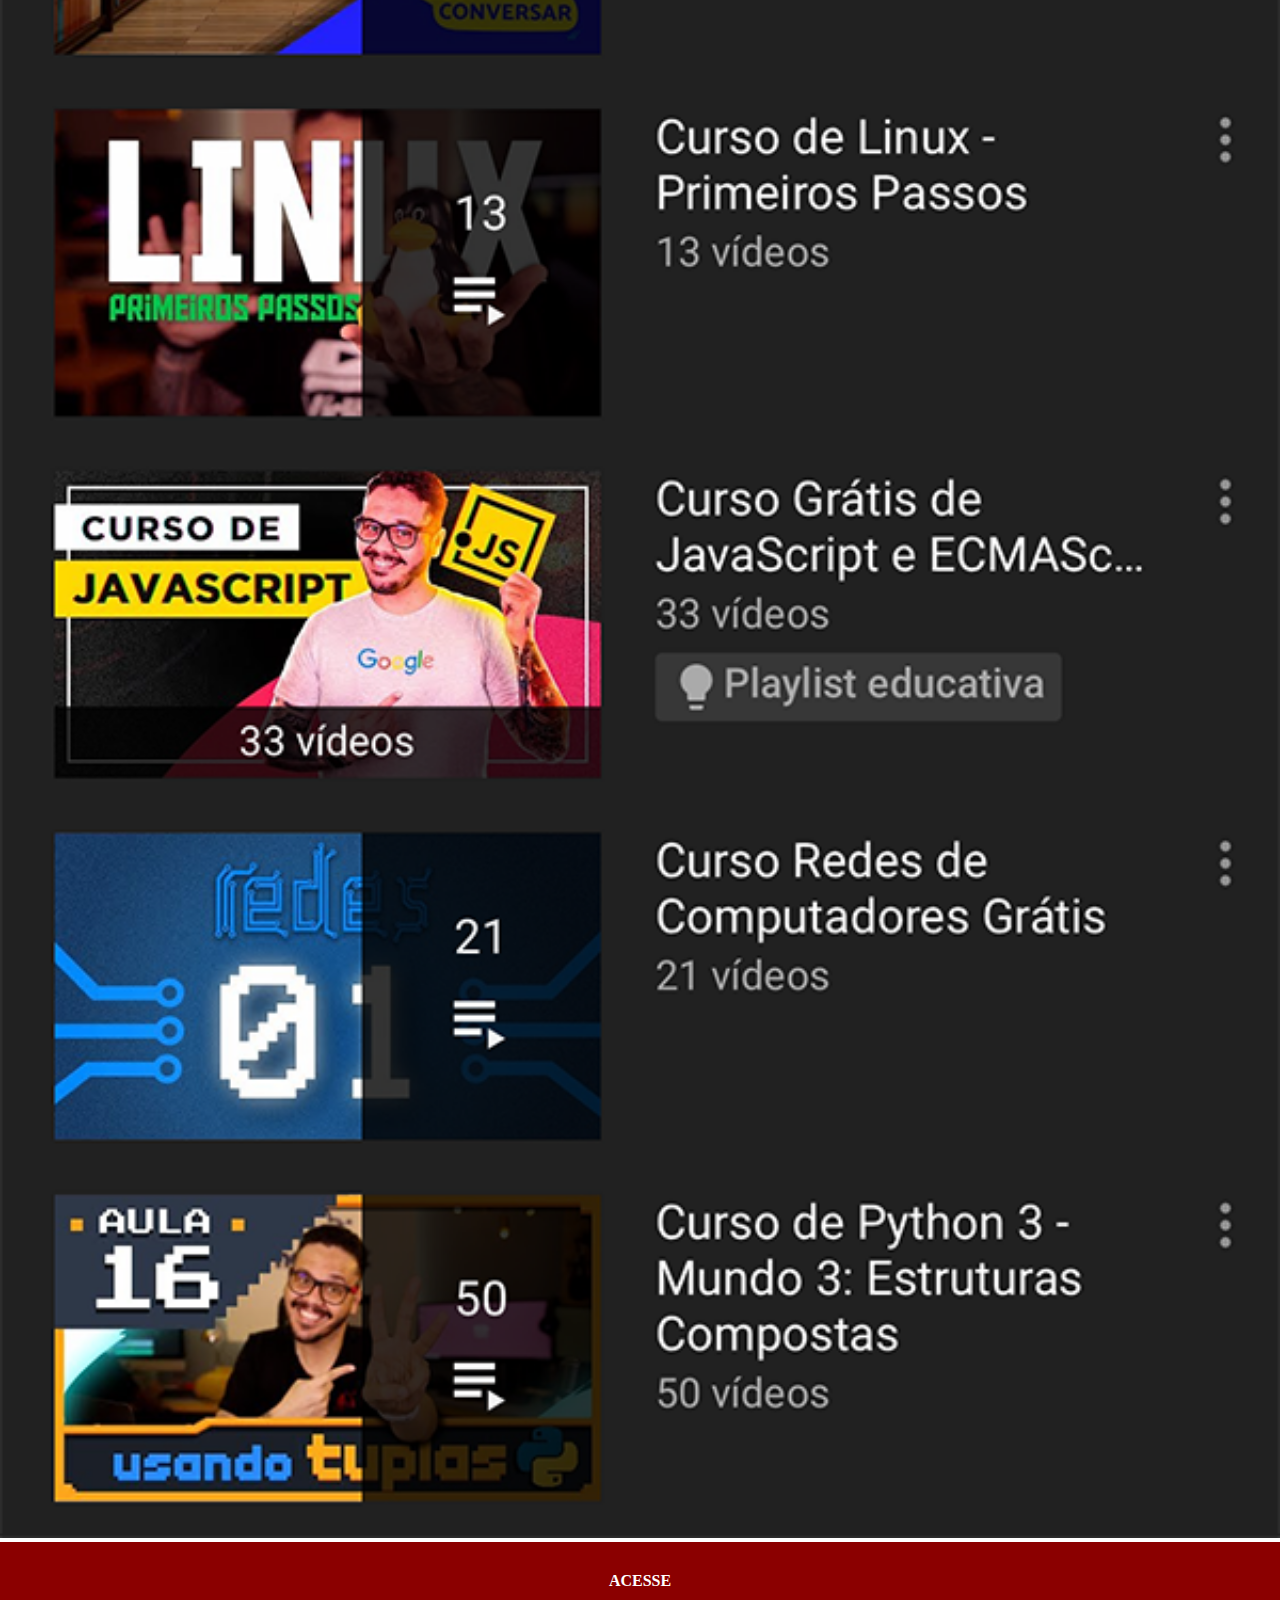
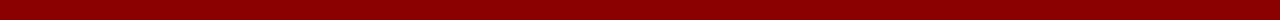
<file: youtube.html>
<!DOCTYPE html>
<html lang="pt-br">
<head>
    <meta charset="UTF-8">
    <meta name="viewport" content="width=device-width, initial-scale=1.0">
    <title>Youtube</title>
    <link rel="stylesheet" href="eslitos/social.css">
</head>
<body>
    <img src="imagens/tela-youtube.png" alt="Youtube">
    <a href="https://www.youtube.com/c/CursoemV%C3%ADdeo/playlists" target="_blank">ACESSE</a>

</body>
</html>
</file>
<file: eslitos/style.css>
@charset "UTF-8";

* {
    margin: 0px;
    padding: 0px;
    font-family: Arial, Helvetica, sans-serif;
}

html, body {
    height: 100vh;
    width: 100vw;
    background-color: black;
}

body {
    background: url('../imagens/fundo-madeira.jpg')no-repeat top center;
    background-size: cover;
    background-attachment: fixed;
}

main {
    position: relative;
    height: 100vh;
}

section#telefone {
    position: absolute;
    top: 50%;
    left: 50%;
    transform: translate(-50%, -50%);
    height: 400px;
    width: 311px;
    background: url('../imagens/frame-iphone1.png') no-repeat;
}

iframe#tela{
    position: relative;
    top: 50px;
    left: 16px;
    width: 170px;
    height: 300px;
}

section#redes-sociais {
    text-align: right;
}

section#redes-sociais img {
    width: 50px;
    margin: 10px;
    border-radius: 50%;
    box-shadow: 2px 2px 5px rgba(0, 0, 0, 0.473);
}

section#redes-sociais img:hover {
    border: 2px solid rgba(255, 255, 255, 0.486);
    transform: translate(-3px -3px);
    box-shadow: 5px 5px 10px rgba(0, 0, 0, 0.568);
    transition: .5s;
}
</file>
<file: eslitos/social.css>
@charset "UTF-8";

* {
    margin: 0px;
    padding: 0px;
}

::-webkit-scrollbar {
    width: 0px;
    height: 0px;
}

img {
    width: 100vw;
}

a {
    display: block;
    background-color: darkred;
    color: white;
    padding: 30px;
    text-align: center;
    text-decoration: none;
    font-weight: bolder;
}

a:hover {
    background-color: red;
}
</file>
